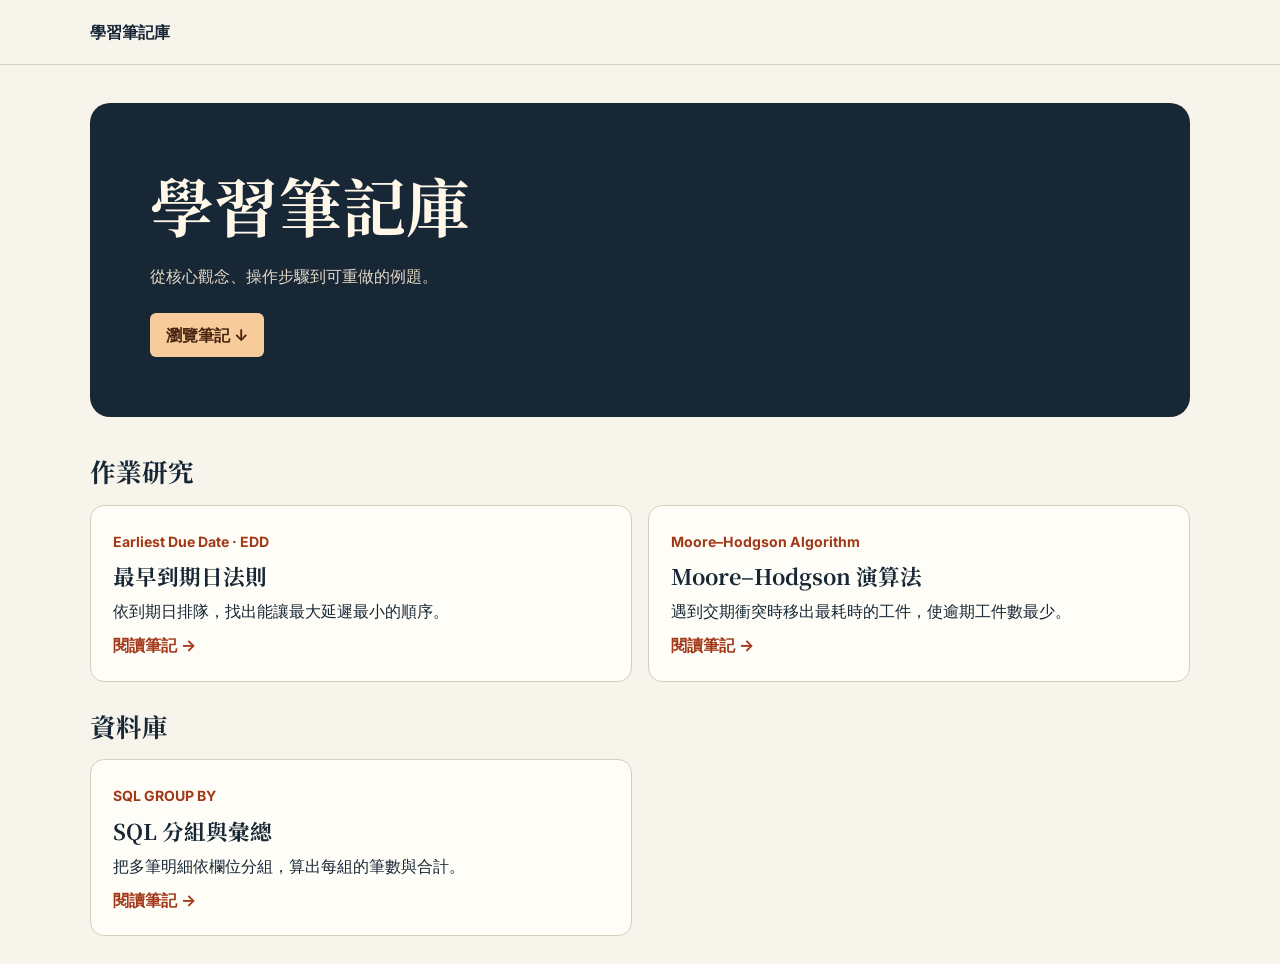
<file: docs/index.html>
<!doctype html>
<html lang="zh-Hant"><head><meta charset="utf-8"><meta name="viewport" content="width=device-width,initial-scale=1"><title>學習筆記庫</title><link rel="stylesheet" href="./styles.css"></head>
<body><header><nav class="wrap"><a href="./index.html">學習筆記庫</a></nav></header><main class="wrap"><section class="hero"><div><h1>學習筆記庫</h1><p>從核心觀念、操作步驟到可重做的例題。</p><a class="button" href="#notes">瀏覽筆記 ↓</a></div></section><div id="notes"><section class="category"><h2>作業研究</h2><div class="cards"><a class="card" href="./edd.html"><span>Earliest Due Date · EDD</span><h3>最早到期日法則</h3><p>依到期日排隊，找出能讓最大延遲最小的順序。</p><strong>閱讀筆記 →</strong></a><a class="card" href="./moore-hodgson.html"><span>Moore–Hodgson Algorithm</span><h3>Moore–Hodgson 演算法</h3><p>遇到交期衝突時移出最耗時的工件，使逾期工件數最少。</p><strong>閱讀筆記 →</strong></a></div></section><section class="category"><h2>資料庫</h2><div class="cards"><a class="card" href="./sql-group-by.html"><span>SQL GROUP BY</span><h3>SQL 分組與彙總</h3><p>把多筆明細依欄位分組，算出每組的筆數與合計。</p><strong>閱讀筆記 →</strong></a></div></section></div></main></body></html>
</file>
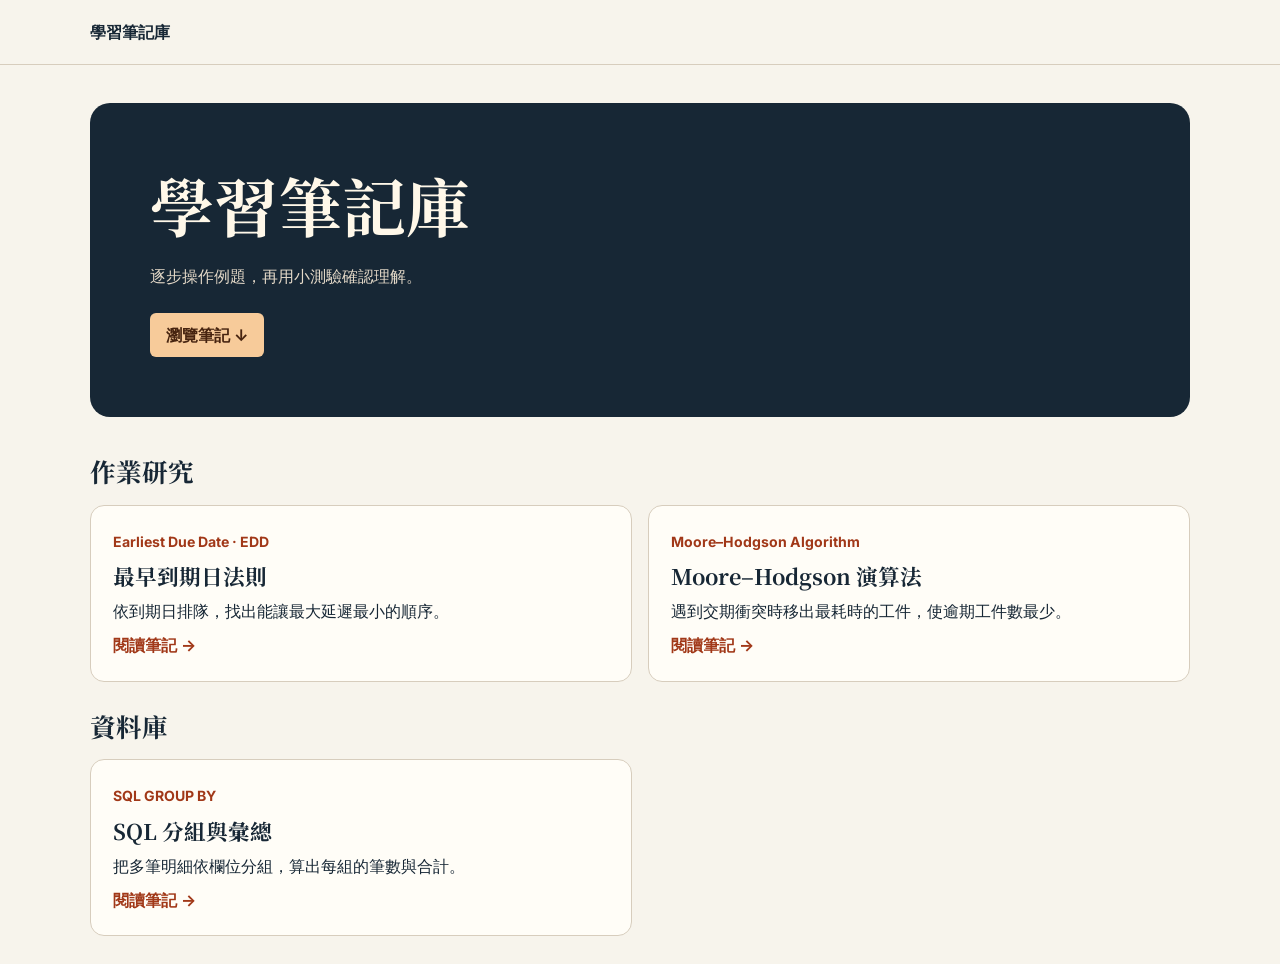
<file: learning-notes/learning-notes/docs/index.html>
<!doctype html>
<html lang="zh-Hant"><head><meta charset="utf-8"><meta name="viewport" content="width=device-width,initial-scale=1"><title>學習筆記庫</title><link rel="stylesheet" href="./styles.css"><script src="./interactive.js" defer></script></head>
<body><header><nav class="wrap"><a href="./index.html">學習筆記庫</a></nav></header><main class="wrap"><section class="hero"><div><h1>學習筆記庫</h1><p>逐步操作例題，再用小測驗確認理解。</p><a class="button" href="#notes">瀏覽筆記 ↓</a></div></section><div id="notes"><section class="category"><h2>作業研究</h2><div class="cards"><a class="card" href="./edd.html"><span>Earliest Due Date · EDD</span><h3>最早到期日法則</h3><p>依到期日排隊，找出能讓最大延遲最小的順序。</p><strong>閱讀筆記 →</strong></a><a class="card" href="./moore-hodgson.html"><span>Moore–Hodgson Algorithm</span><h3>Moore–Hodgson 演算法</h3><p>遇到交期衝突時移出最耗時的工件，使逾期工件數最少。</p><strong>閱讀筆記 →</strong></a></div></section><section class="category"><h2>資料庫</h2><div class="cards"><a class="card" href="./sql-group-by.html"><span>SQL GROUP BY</span><h3>SQL 分組與彙總</h3><p>把多筆明細依欄位分組，算出每組的筆數與合計。</p><strong>閱讀筆記 →</strong></a></div></section></div></main></body></html>
</file>
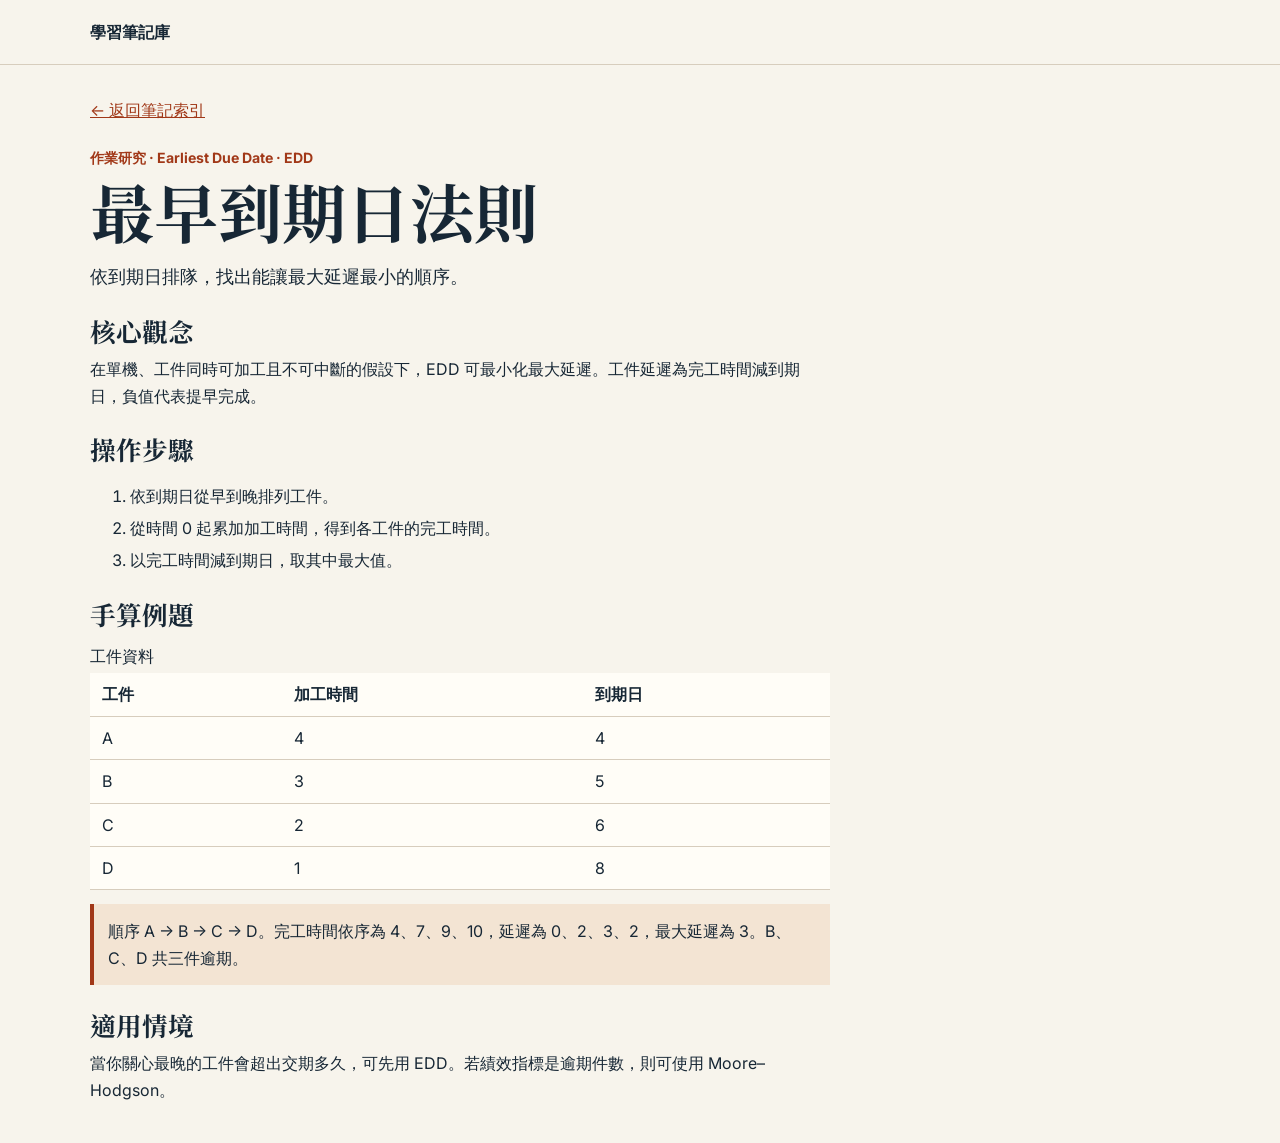
<file: docs/edd.html>
<!doctype html>
<html lang="zh-Hant"><head><meta charset="utf-8"><meta name="viewport" content="width=device-width,initial-scale=1"><title>最早到期日法則｜學習筆記庫</title><link rel="stylesheet" href="./styles.css"></head>
<body><header><nav class="wrap"><a href="./index.html">學習筆記庫</a></nav></header><main class="wrap"><article><a href="./index.html#notes">← 返回筆記索引</a><p class="subtitle">作業研究 · Earliest Due Date · EDD</p><h1>最早到期日法則</h1><p class="intro">依到期日排隊，找出能讓最大延遲最小的順序。</p><section><h2>核心觀念</h2><p>在單機、工件同時可加工且不可中斷的假設下，EDD 可最小化最大延遲。工件延遲為完工時間減到期日，負值代表提早完成。</p></section><section><h2>操作步驟</h2><ol><li>依到期日從早到晚排列工件。</li><li>從時間 0 起累加加工時間，得到各工件的完工時間。</li><li>以完工時間減到期日，取其中最大值。</li></ol></section><section><h2>手算例題</h2><div class="table-scroll" tabindex="0" role="region" aria-label="工件資料"><table><caption>工件資料</caption><thead><tr><th scope="col">工件</th><th scope="col">加工時間</th><th scope="col">到期日</th></tr></thead><tbody><tr><td>A</td><td>4</td><td>4</td></tr><tr><td>B</td><td>3</td><td>5</td></tr><tr><td>C</td><td>2</td><td>6</td></tr><tr><td>D</td><td>1</td><td>8</td></tr></tbody></table></div><p class="result">順序 A → B → C → D。完工時間依序為 4、7、9、10，延遲為 0、2、3、2，最大延遲為 3。B、C、D 共三件逾期。</p></section><section><h2>適用情境</h2><p>當你關心最晚的工件會超出交期多久，可先用 EDD。若績效指標是逾期件數，則可使用 Moore–Hodgson。</p></section></article></main></body></html>
</file>
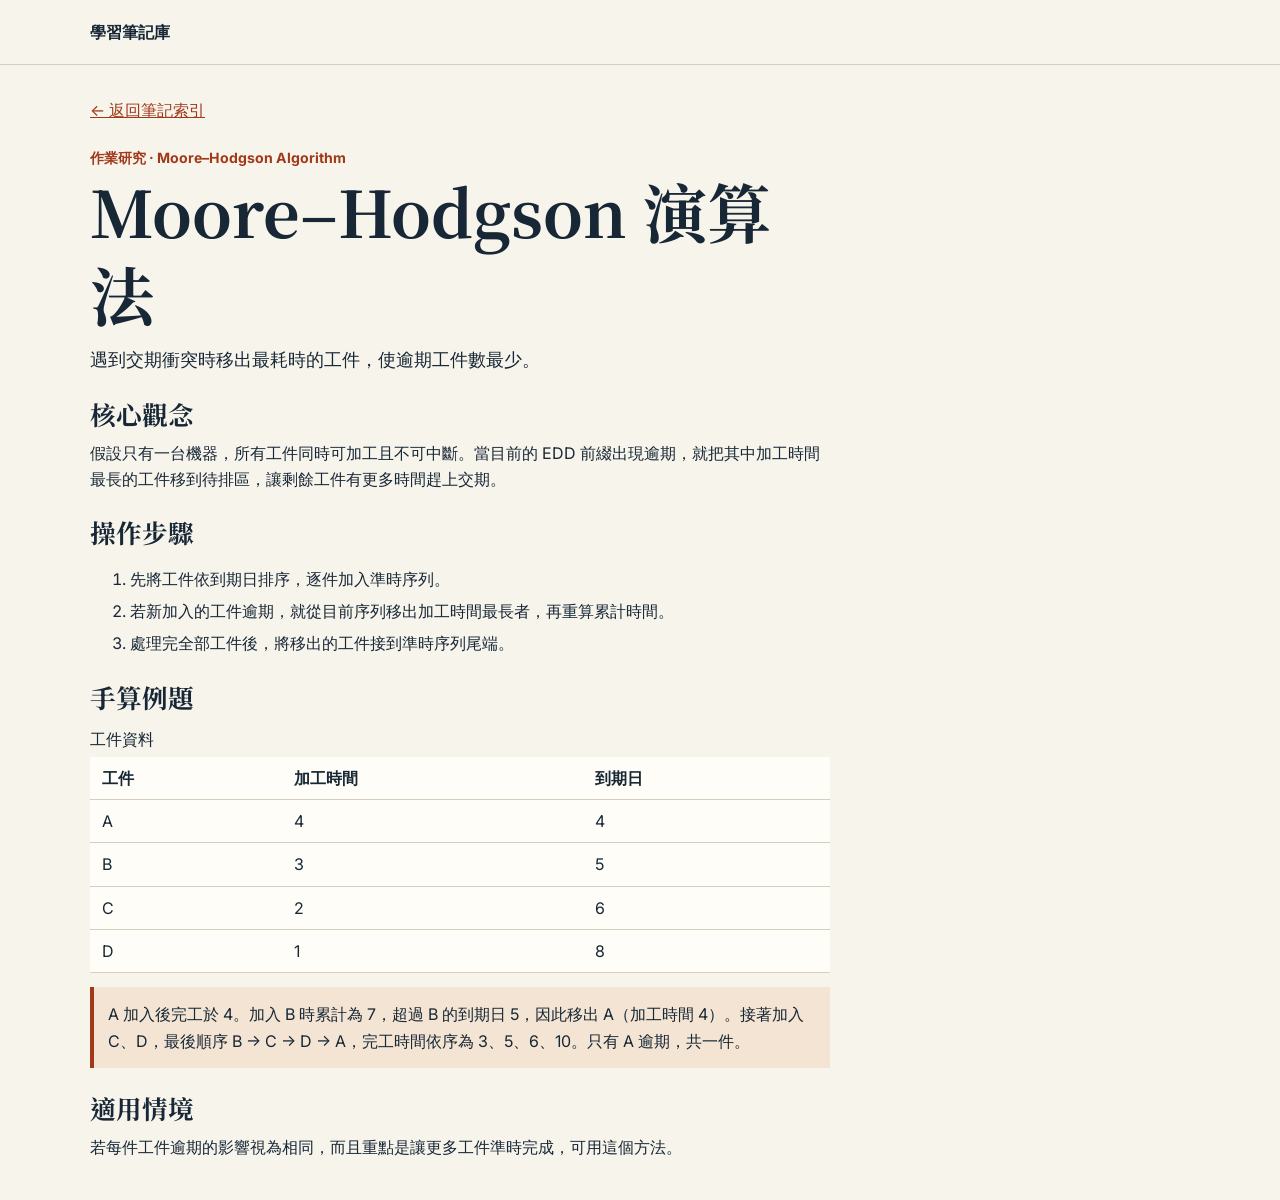
<file: docs/moore-hodgson.html>
<!doctype html>
<html lang="zh-Hant"><head><meta charset="utf-8"><meta name="viewport" content="width=device-width,initial-scale=1"><title>Moore–Hodgson 演算法｜學習筆記庫</title><link rel="stylesheet" href="./styles.css"></head>
<body><header><nav class="wrap"><a href="./index.html">學習筆記庫</a></nav></header><main class="wrap"><article><a href="./index.html#notes">← 返回筆記索引</a><p class="subtitle">作業研究 · Moore–Hodgson Algorithm</p><h1>Moore–Hodgson 演算法</h1><p class="intro">遇到交期衝突時移出最耗時的工件，使逾期工件數最少。</p><section><h2>核心觀念</h2><p>假設只有一台機器，所有工件同時可加工且不可中斷。當目前的 EDD 前綴出現逾期，就把其中加工時間最長的工件移到待排區，讓剩餘工件有更多時間趕上交期。</p></section><section><h2>操作步驟</h2><ol><li>先將工件依到期日排序，逐件加入準時序列。</li><li>若新加入的工件逾期，就從目前序列移出加工時間最長者，再重算累計時間。</li><li>處理完全部工件後，將移出的工件接到準時序列尾端。</li></ol></section><section><h2>手算例題</h2><div class="table-scroll" tabindex="0" role="region" aria-label="工件資料"><table><caption>工件資料</caption><thead><tr><th scope="col">工件</th><th scope="col">加工時間</th><th scope="col">到期日</th></tr></thead><tbody><tr><td>A</td><td>4</td><td>4</td></tr><tr><td>B</td><td>3</td><td>5</td></tr><tr><td>C</td><td>2</td><td>6</td></tr><tr><td>D</td><td>1</td><td>8</td></tr></tbody></table></div><p class="result">A 加入後完工於 4。加入 B 時累計為 7，超過 B 的到期日 5，因此移出 A（加工時間 4）。接著加入 C、D，最後順序 B → C → D → A，完工時間依序為 3、5、6、10。只有 A 逾期，共一件。</p></section><section><h2>適用情境</h2><p>若每件工件逾期的影響視為相同，而且重點是讓更多工件準時完成，可用這個方法。</p></section></article></main></body></html>
</file>
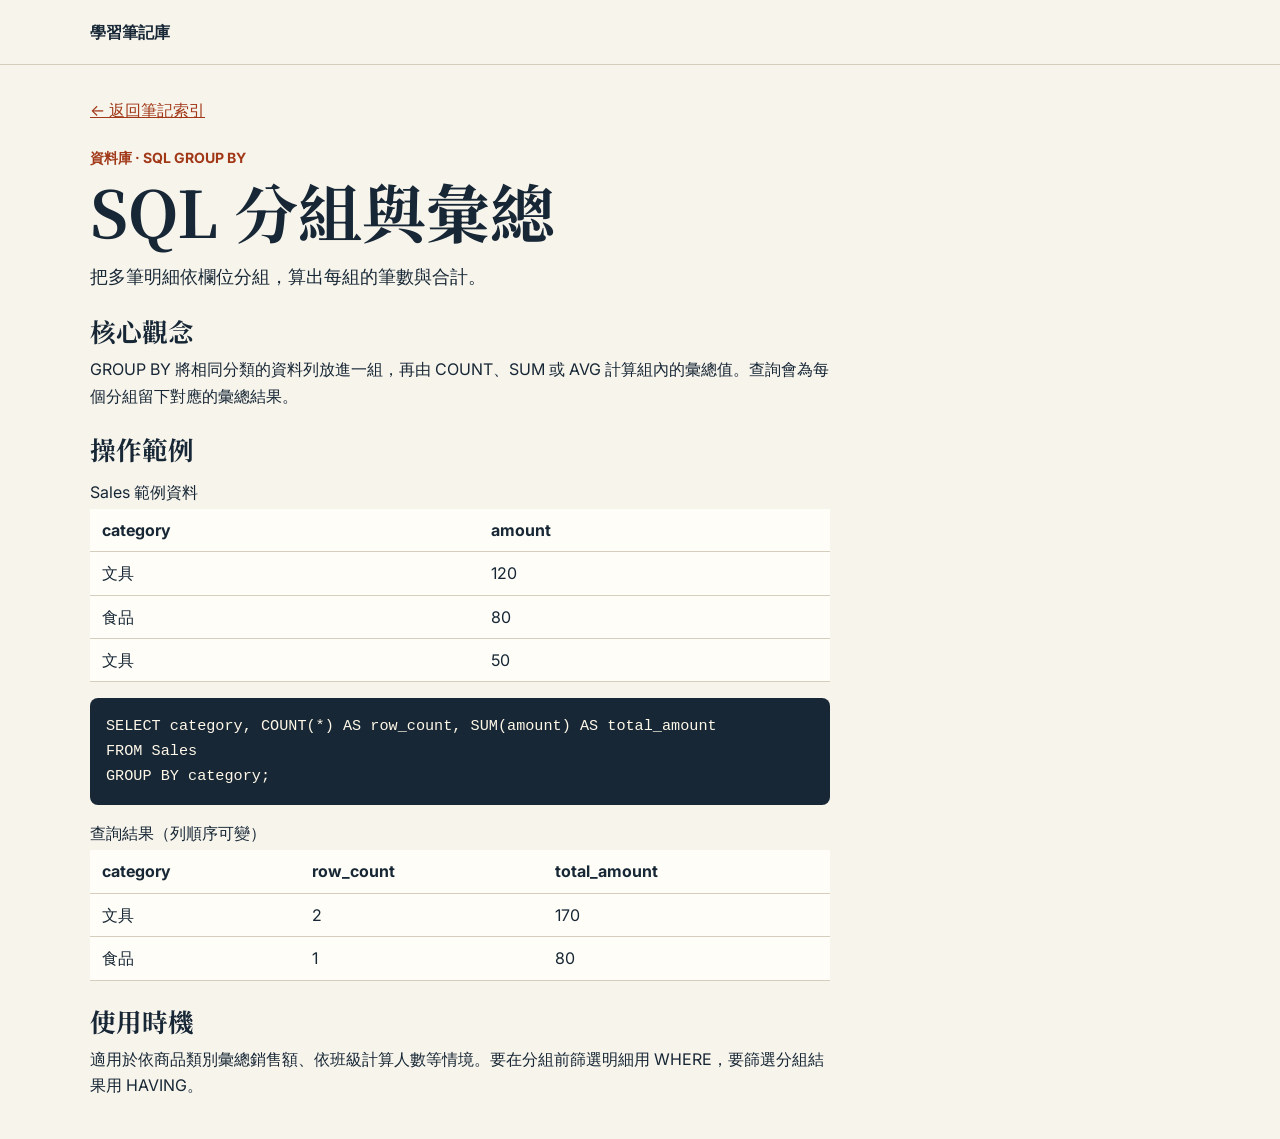
<file: docs/sql-group-by.html>
<!doctype html>
<html lang="zh-Hant"><head><meta charset="utf-8"><meta name="viewport" content="width=device-width,initial-scale=1"><title>SQL 分組與彙總｜學習筆記庫</title><link rel="stylesheet" href="./styles.css"></head>
<body><header><nav class="wrap"><a href="./index.html">學習筆記庫</a></nav></header><main class="wrap"><article><a href="./index.html#notes">← 返回筆記索引</a><p class="subtitle">資料庫 · SQL GROUP BY</p><h1>SQL 分組與彙總</h1><p class="intro">把多筆明細依欄位分組，算出每組的筆數與合計。</p><section><h2>核心觀念</h2><p>GROUP BY 將相同分類的資料列放進一組，再由 COUNT、SUM 或 AVG 計算組內的彙總值。查詢會為每個分組留下對應的彙總結果。</p></section><section><h2>操作範例</h2><div class="table-scroll" tabindex="0" role="region" aria-label="Sales 範例資料"><table><caption>Sales 範例資料</caption><thead><tr><th scope="col">category</th><th scope="col">amount</th></tr></thead><tbody><tr><td>文具</td><td>120</td></tr><tr><td>食品</td><td>80</td></tr><tr><td>文具</td><td>50</td></tr></tbody></table></div><pre><code>SELECT category, COUNT(*) AS row_count, SUM(amount) AS total_amount
FROM Sales
GROUP BY category;</code></pre><div class="table-scroll" tabindex="0" role="region" aria-label="查詢結果（列順序可變）"><table><caption>查詢結果（列順序可變）</caption><thead><tr><th scope="col">category</th><th scope="col">row_count</th><th scope="col">total_amount</th></tr></thead><tbody><tr><td>文具</td><td>2</td><td>170</td></tr><tr><td>食品</td><td>1</td><td>80</td></tr></tbody></table></div></section><section><h2>使用時機</h2><p>適用於依商品類別彙總銷售額、依班級計算人數等情境。要在分組前篩選明細用 WHERE，要篩選分組結果用 HAVING。</p></section></article></main></body></html>
</file>
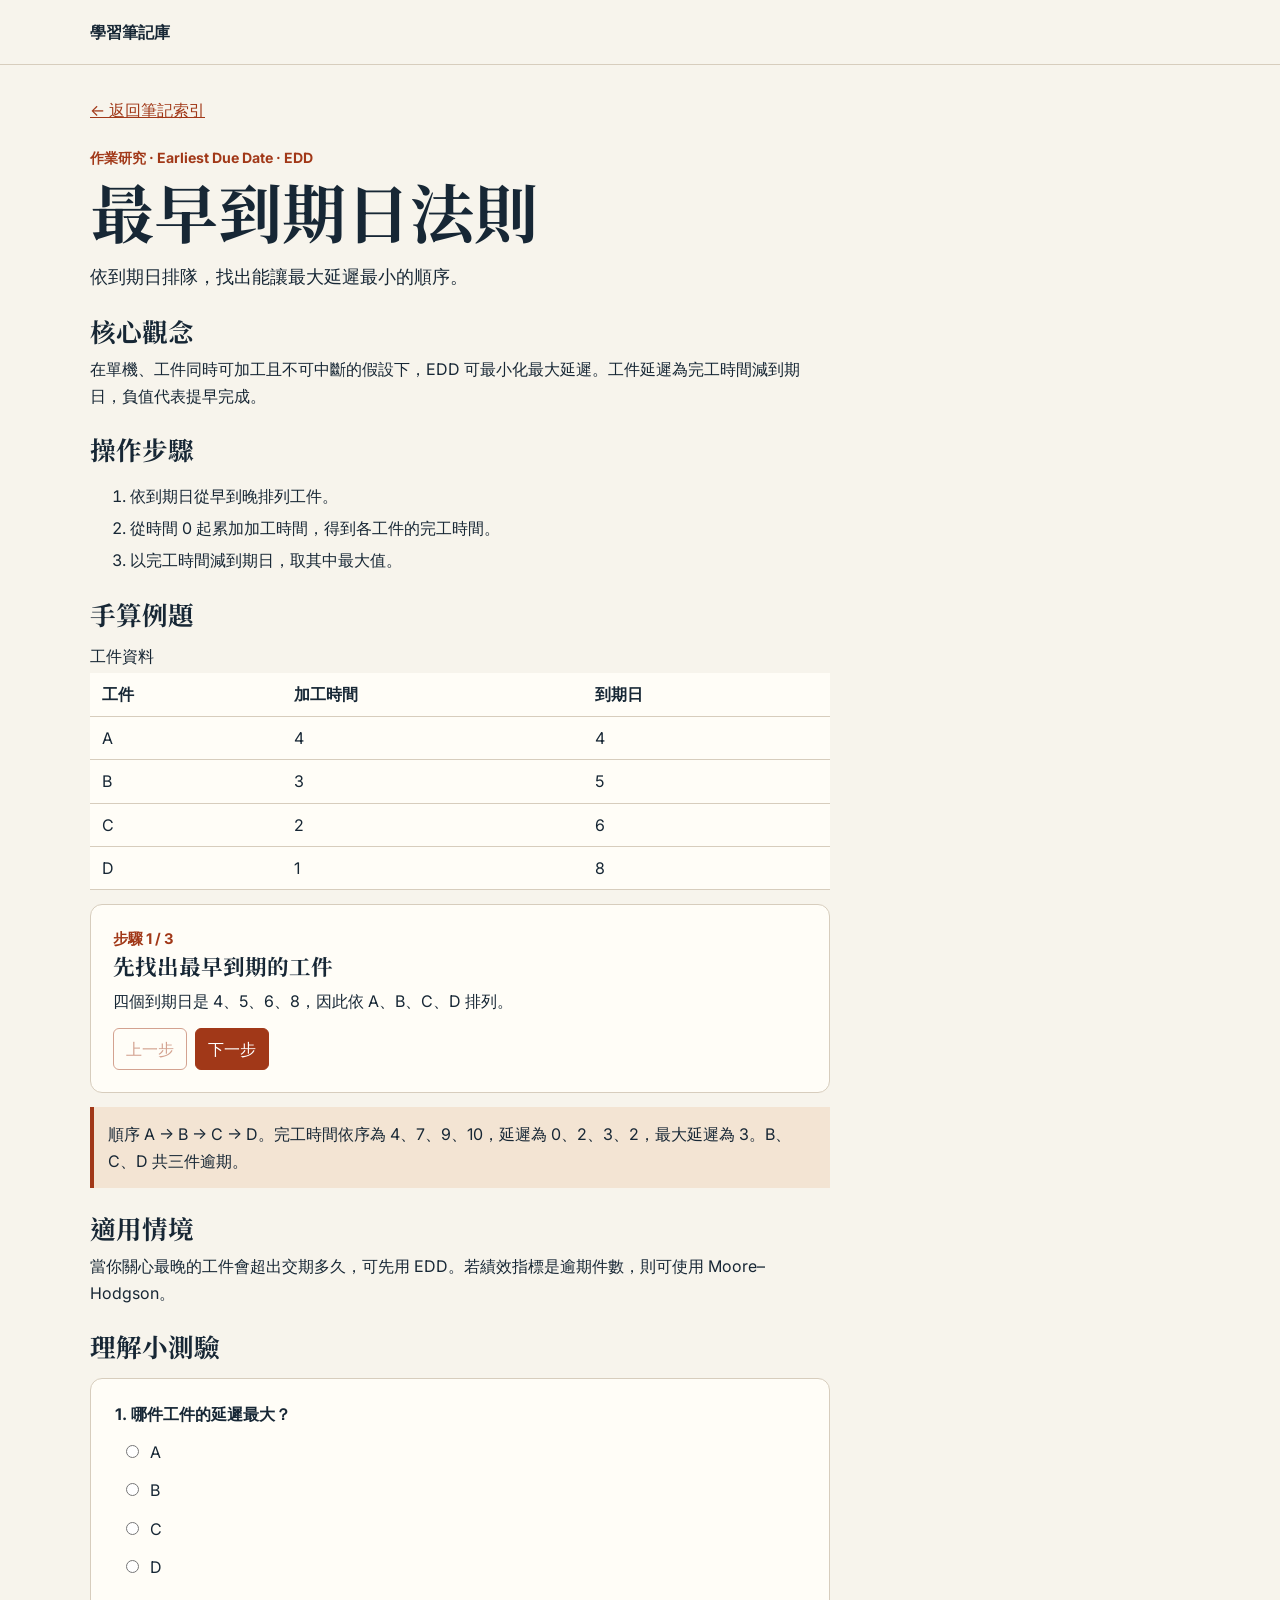
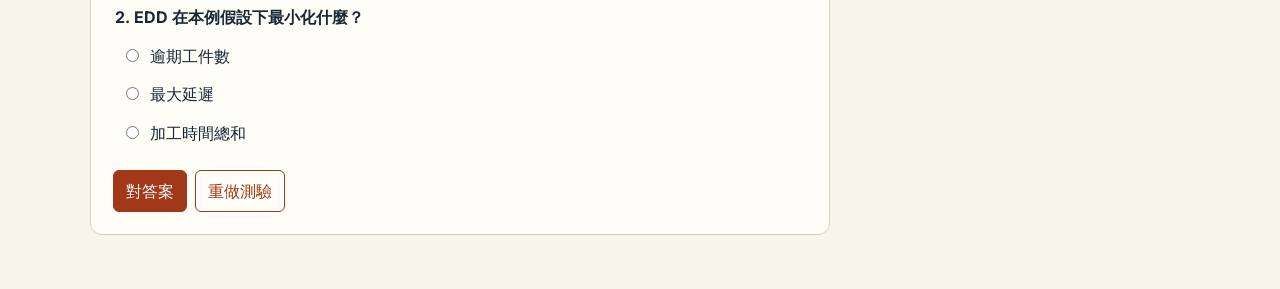
<file: learning-notes/learning-notes/docs/edd.html>
<!doctype html>
<html lang="zh-Hant"><head><meta charset="utf-8"><meta name="viewport" content="width=device-width,initial-scale=1"><title>最早到期日法則｜學習筆記庫</title><link rel="stylesheet" href="./styles.css"><script src="./interactive.js" defer></script></head>
<body><header><nav class="wrap"><a href="./index.html">學習筆記庫</a></nav></header><main class="wrap"><article><a href="./index.html#notes">← 返回筆記索引</a><p class="subtitle">作業研究 · Earliest Due Date · EDD</p><h1>最早到期日法則</h1><p class="intro">依到期日排隊，找出能讓最大延遲最小的順序。</p><section><h2>核心觀念</h2><p>在單機、工件同時可加工且不可中斷的假設下，EDD 可最小化最大延遲。工件延遲為完工時間減到期日，負值代表提早完成。</p></section><section><h2>操作步驟</h2><ol><li>依到期日從早到晚排列工件。</li><li>從時間 0 起累加加工時間，得到各工件的完工時間。</li><li>以完工時間減到期日，取其中最大值。</li></ol></section><section><h2>手算例題</h2><div class="table-scroll" tabindex="0" role="region" aria-label="工件資料"><table><caption>工件資料</caption><thead><tr><th scope="col">工件</th><th scope="col">加工時間</th><th scope="col">到期日</th></tr></thead><tbody><tr><td>A</td><td>4</td><td>4</td></tr><tr><td>B</td><td>3</td><td>5</td></tr><tr><td>C</td><td>2</td><td>6</td></tr><tr><td>D</td><td>1</td><td>8</td></tr></tbody></table></div><div class="activity" data-stepper><p class="progress" aria-live="polite" data-progress>步驟 1 / 3</p><div data-step><h3 tabindex="-1">先找出最早到期的工件</h3><p>四個到期日是 4、5、6、8，因此依 A、B、C、D 排列。</p></div><div data-step hidden><h3 tabindex="-1">累加加工時間</h3><p>A 完工於 4，B 再加 3 得到 7，C 再加 2 得到 9，D 再加 1 得到 10。</p></div><div data-step hidden><h3 tabindex="-1">找出最大的延遲</h3><p>完工時間逐一減去到期日，得到 0、2、3、2。最大延遲為 3，出現在 C。</p></div><div class="controls"><button type="button" data-prev disabled>上一步</button><button type="button" data-next>下一步</button></div></div><p class="result">順序 A → B → C → D。完工時間依序為 4、7、9、10，延遲為 0、2、3、2，最大延遲為 3。B、C、D 共三件逾期。</p></section><section><h2>適用情境</h2><p>當你關心最晚的工件會超出交期多久，可先用 EDD。若績效指標是逾期件數，則可使用 Moore–Hodgson。</p></section><section><h2>理解小測驗</h2><form class="activity" data-quiz><fieldset data-answer="2"><legend>1. 哪件工件的延遲最大？</legend><label class="choice"><input type="radio" name="question-0" value="0" required> <span>A</span></label><label class="choice"><input type="radio" name="question-0" value="1" required> <span>B</span></label><label class="choice"><input type="radio" name="question-0" value="2" required> <span>C</span></label><label class="choice"><input type="radio" name="question-0" value="3" required> <span>D</span></label><p class="feedback" data-feedback hidden><strong></strong> C 在時間 9 完工，到期日是 6，因此延遲 3。</p></fieldset><fieldset data-answer="1"><legend>2. EDD 在本例假設下最小化什麼？</legend><label class="choice"><input type="radio" name="question-1" value="0" required> <span>逾期工件數</span></label><label class="choice"><input type="radio" name="question-1" value="1" required> <span>最大延遲</span></label><label class="choice"><input type="radio" name="question-1" value="2" required> <span>加工時間總和</span></label><p class="feedback" data-feedback hidden><strong></strong> EDD 最小化最大延遲。若目標是最少逾期件數，可用 Moore–Hodgson。</p></fieldset><div class="controls"><button type="submit">對答案</button><button type="reset">重做測驗</button></div><p class="progress" data-score role="status"></p></form></section></article></main></body></html>
</file>
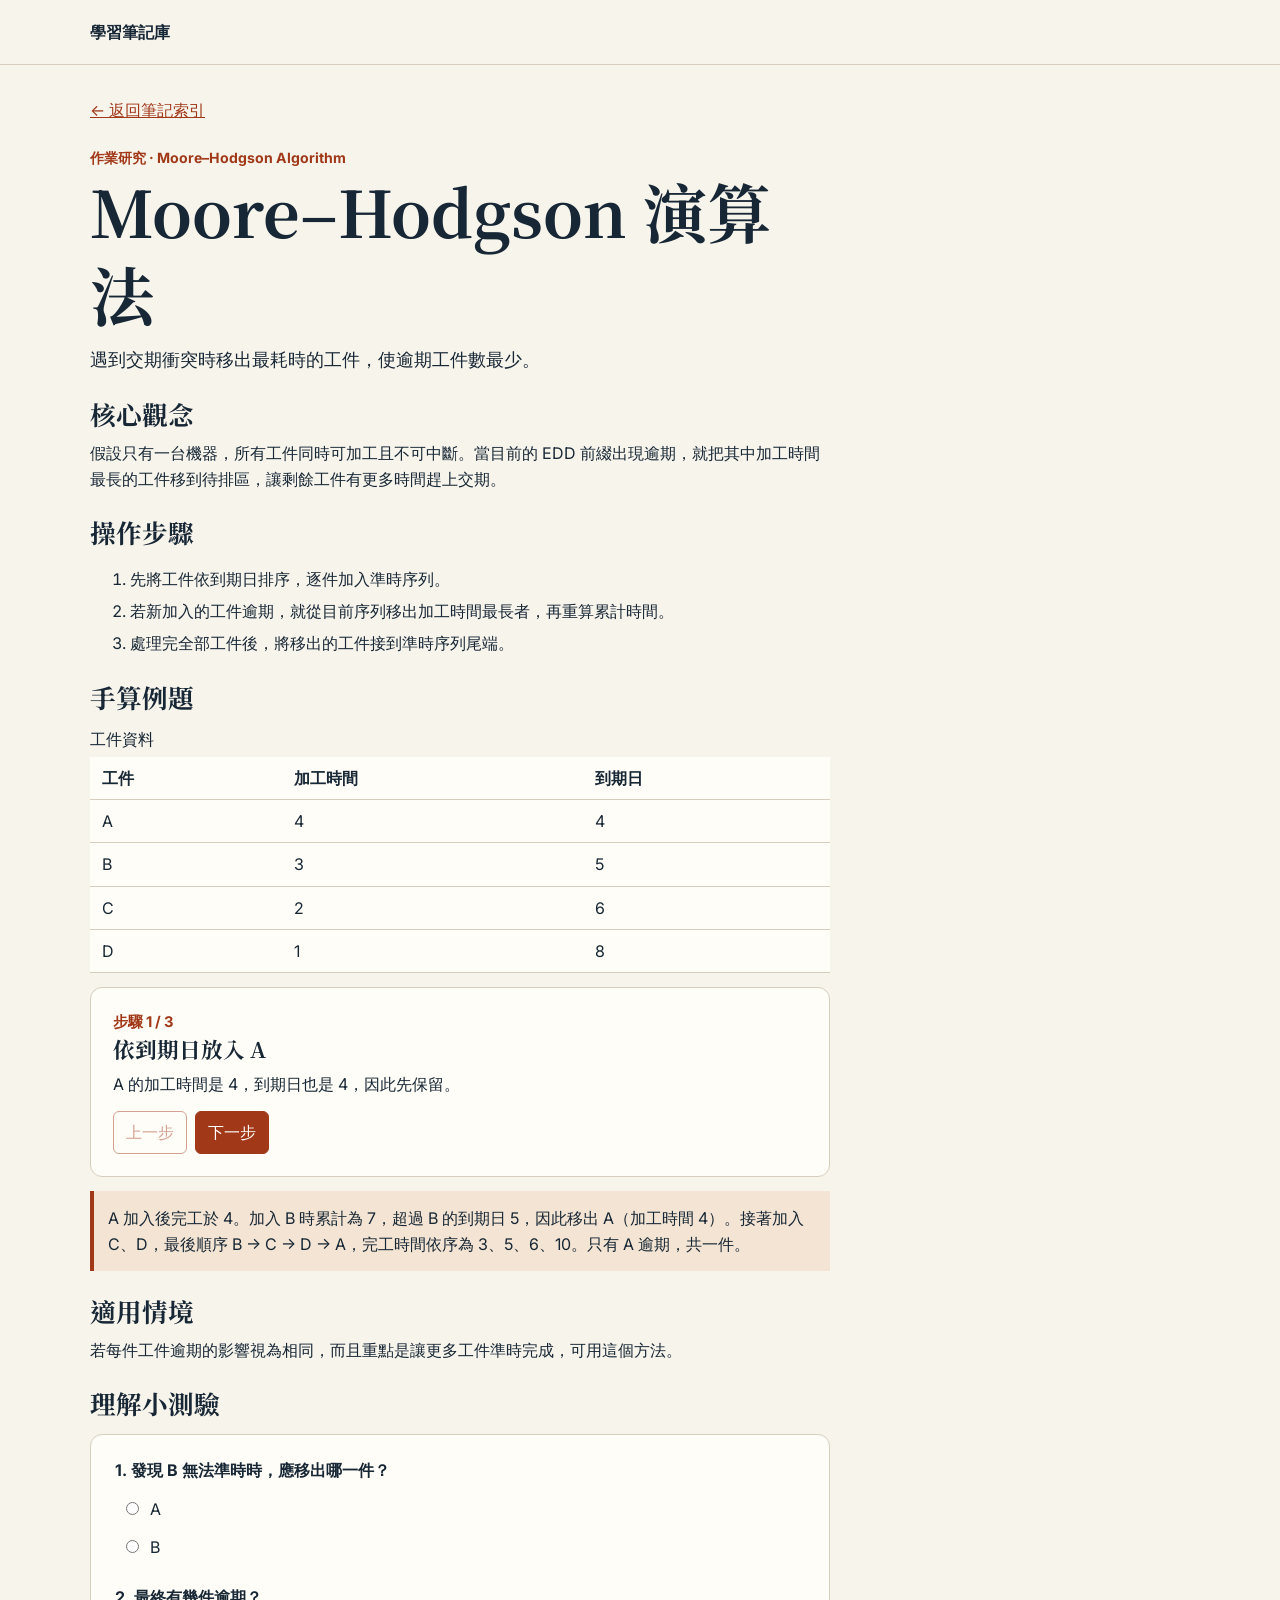
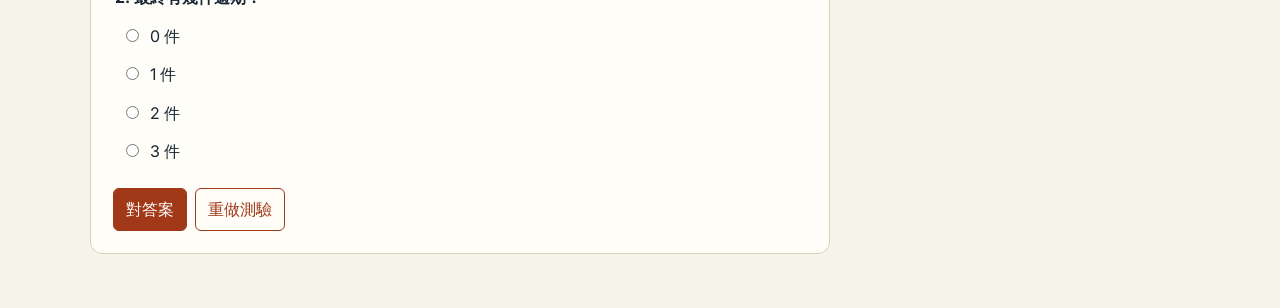
<file: learning-notes/learning-notes/docs/moore-hodgson.html>
<!doctype html>
<html lang="zh-Hant"><head><meta charset="utf-8"><meta name="viewport" content="width=device-width,initial-scale=1"><title>Moore–Hodgson 演算法｜學習筆記庫</title><link rel="stylesheet" href="./styles.css"><script src="./interactive.js" defer></script></head>
<body><header><nav class="wrap"><a href="./index.html">學習筆記庫</a></nav></header><main class="wrap"><article><a href="./index.html#notes">← 返回筆記索引</a><p class="subtitle">作業研究 · Moore–Hodgson Algorithm</p><h1>Moore–Hodgson 演算法</h1><p class="intro">遇到交期衝突時移出最耗時的工件，使逾期工件數最少。</p><section><h2>核心觀念</h2><p>假設只有一台機器，所有工件同時可加工且不可中斷。當目前的 EDD 前綴出現逾期，就把其中加工時間最長的工件移到待排區，讓剩餘工件有更多時間趕上交期。</p></section><section><h2>操作步驟</h2><ol><li>先將工件依到期日排序，逐件加入準時序列。</li><li>若新加入的工件逾期，就從目前序列移出加工時間最長者，再重算累計時間。</li><li>處理完全部工件後，將移出的工件接到準時序列尾端。</li></ol></section><section><h2>手算例題</h2><div class="table-scroll" tabindex="0" role="region" aria-label="工件資料"><table><caption>工件資料</caption><thead><tr><th scope="col">工件</th><th scope="col">加工時間</th><th scope="col">到期日</th></tr></thead><tbody><tr><td>A</td><td>4</td><td>4</td></tr><tr><td>B</td><td>3</td><td>5</td></tr><tr><td>C</td><td>2</td><td>6</td></tr><tr><td>D</td><td>1</td><td>8</td></tr></tbody></table></div><div class="activity" data-stepper><p class="progress" aria-live="polite" data-progress>步驟 1 / 3</p><div data-step><h3 tabindex="-1">依到期日放入 A</h3><p>A 的加工時間是 4，到期日也是 4，因此先保留。</p></div><div data-step hidden><h3 tabindex="-1">加入 B 並檢查衝突</h3><p>累計加工時間變成 7，超過 B 的到期日 5。比較目前兩件的加工時間，移出較長的 A（4）。</p></div><div data-step hidden><h3 tabindex="-1">加入 C、D 並將 A 放到最後</h3><p>B、C、D 分別在 3、5、6 完工，都不晚於到期日。A 接在最後於 10 完工，只有 A 逾期。</p></div><div class="controls"><button type="button" data-prev disabled>上一步</button><button type="button" data-next>下一步</button></div></div><p class="result">A 加入後完工於 4。加入 B 時累計為 7，超過 B 的到期日 5，因此移出 A（加工時間 4）。接著加入 C、D，最後順序 B → C → D → A，完工時間依序為 3、5、6、10。只有 A 逾期，共一件。</p></section><section><h2>適用情境</h2><p>若每件工件逾期的影響視為相同，而且重點是讓更多工件準時完成，可用這個方法。</p></section><section><h2>理解小測驗</h2><form class="activity" data-quiz><fieldset data-answer="0"><legend>1. 發現 B 無法準時時，應移出哪一件？</legend><label class="choice"><input type="radio" name="question-0" value="0" required> <span>A</span></label><label class="choice"><input type="radio" name="question-0" value="1" required> <span>B</span></label><p class="feedback" data-feedback hidden><strong></strong> 應移出目前序列中加工時間最長的工件。A 需要 4，B 需要 3。</p></fieldset><fieldset data-answer="1"><legend>2. 最終有幾件逾期？</legend><label class="choice"><input type="radio" name="question-1" value="0" required> <span>0 件</span></label><label class="choice"><input type="radio" name="question-1" value="1" required> <span>1 件</span></label><label class="choice"><input type="radio" name="question-1" value="2" required> <span>2 件</span></label><label class="choice"><input type="radio" name="question-1" value="3" required> <span>3 件</span></label><p class="feedback" data-feedback hidden><strong></strong> B、C、D 都準時，排到最後的 A 是唯一逾期工件。</p></fieldset><div class="controls"><button type="submit">對答案</button><button type="reset">重做測驗</button></div><p class="progress" data-score role="status"></p></form></section></article></main></body></html>
</file>
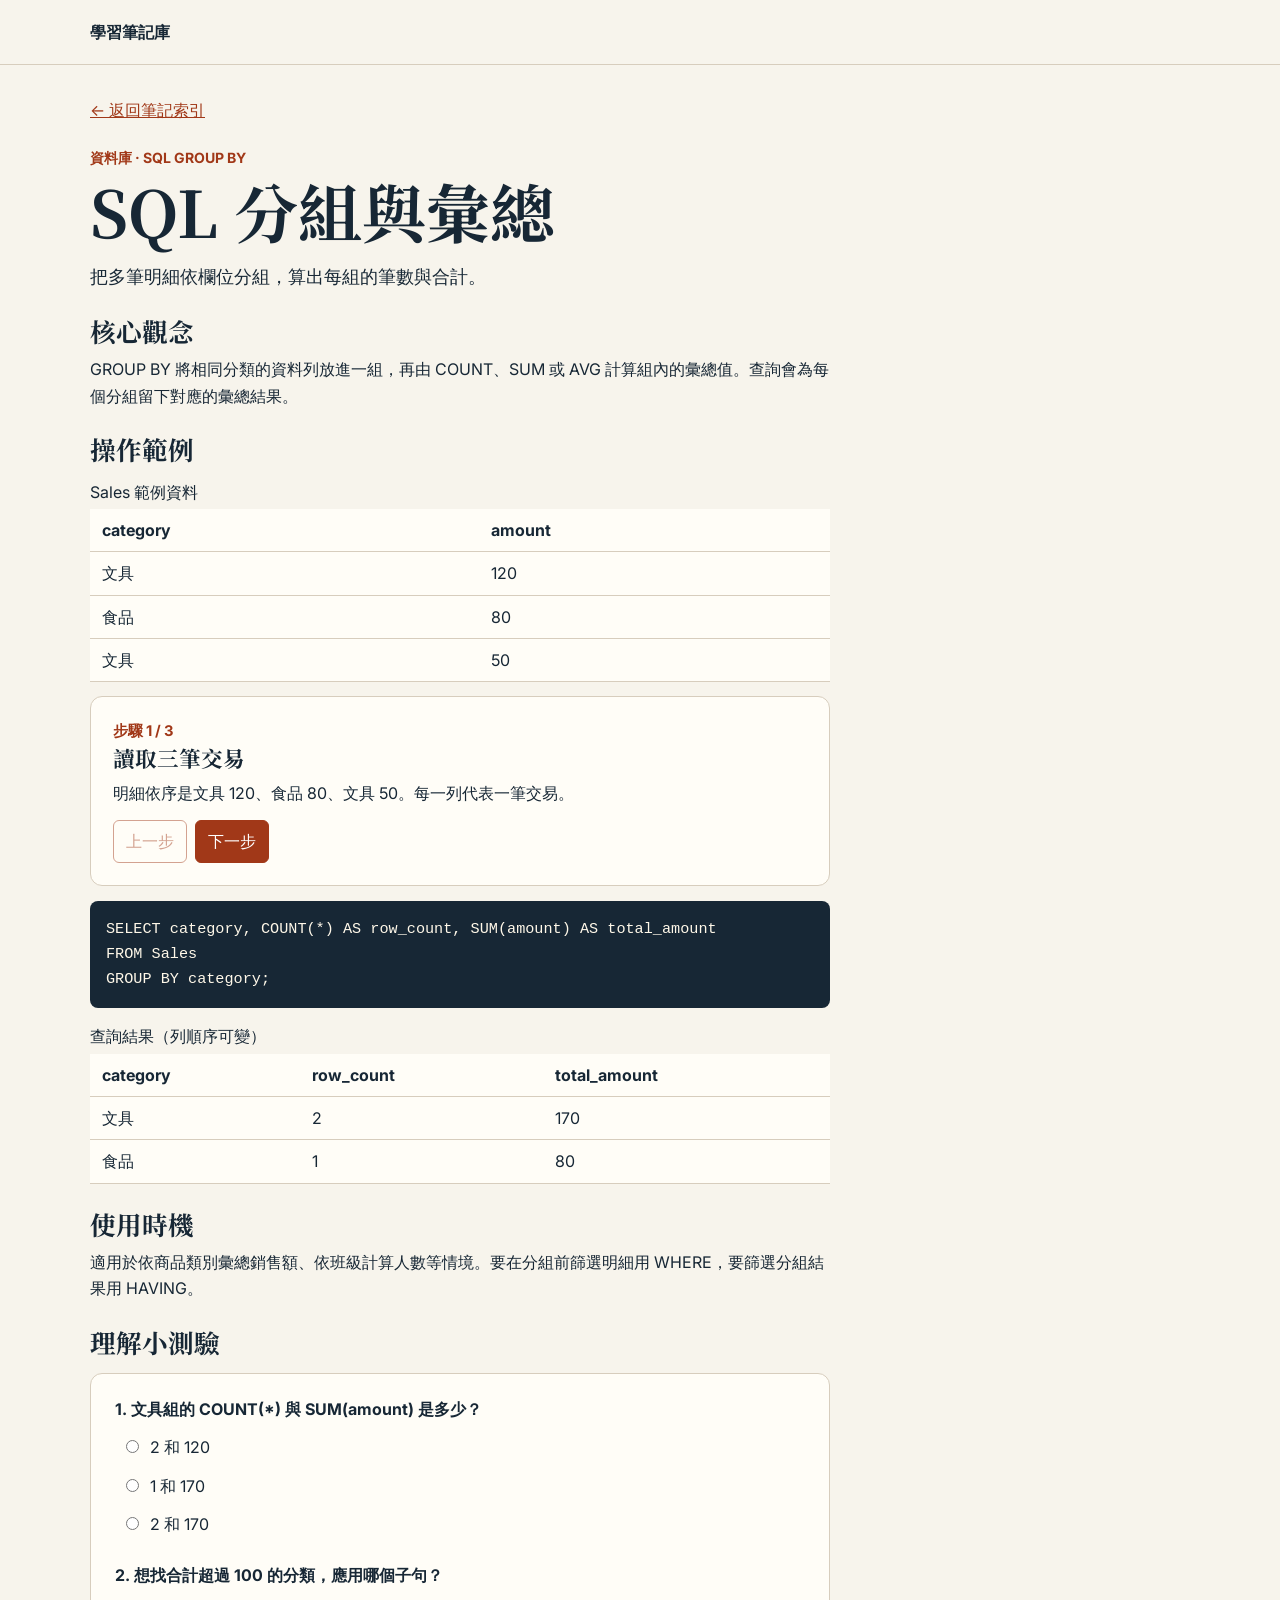
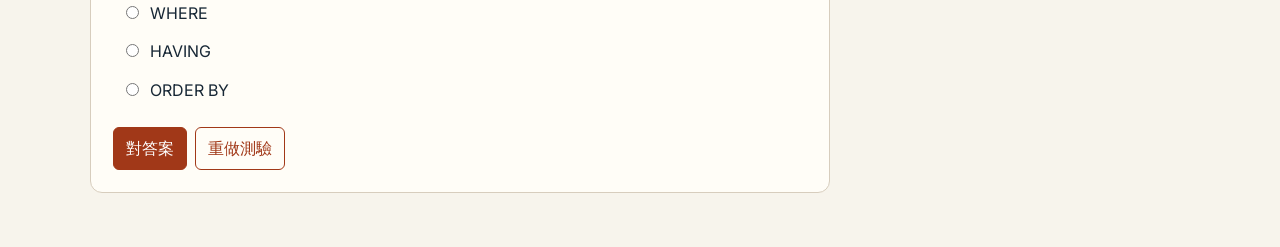
<file: learning-notes/learning-notes/docs/sql-group-by.html>
<!doctype html>
<html lang="zh-Hant"><head><meta charset="utf-8"><meta name="viewport" content="width=device-width,initial-scale=1"><title>SQL 分組與彙總｜學習筆記庫</title><link rel="stylesheet" href="./styles.css"><script src="./interactive.js" defer></script></head>
<body><header><nav class="wrap"><a href="./index.html">學習筆記庫</a></nav></header><main class="wrap"><article><a href="./index.html#notes">← 返回筆記索引</a><p class="subtitle">資料庫 · SQL GROUP BY</p><h1>SQL 分組與彙總</h1><p class="intro">把多筆明細依欄位分組，算出每組的筆數與合計。</p><section><h2>核心觀念</h2><p>GROUP BY 將相同分類的資料列放進一組，再由 COUNT、SUM 或 AVG 計算組內的彙總值。查詢會為每個分組留下對應的彙總結果。</p></section><section><h2>操作範例</h2><div class="table-scroll" tabindex="0" role="region" aria-label="Sales 範例資料"><table><caption>Sales 範例資料</caption><thead><tr><th scope="col">category</th><th scope="col">amount</th></tr></thead><tbody><tr><td>文具</td><td>120</td></tr><tr><td>食品</td><td>80</td></tr><tr><td>文具</td><td>50</td></tr></tbody></table></div><div class="activity" data-stepper><p class="progress" aria-live="polite" data-progress>步驟 1 / 3</p><div data-step><h3 tabindex="-1">讀取三筆交易</h3><p>明細依序是文具 120、食品 80、文具 50。每一列代表一筆交易。</p></div><div data-step hidden><h3 tabindex="-1">把相同分類放在一起</h3><p>GROUP BY category 形成兩組：文具含 120、50，食品只有 80。</p></div><div data-step hidden><h3 tabindex="-1">在每一組內計算</h3><p>文具的 COUNT(*) 是 2、SUM(amount) 是 170；食品的筆數是 1、合計是 80。</p></div><div class="controls"><button type="button" data-prev disabled>上一步</button><button type="button" data-next>下一步</button></div></div><pre><code>SELECT category, COUNT(*) AS row_count, SUM(amount) AS total_amount
FROM Sales
GROUP BY category;</code></pre><div class="table-scroll" tabindex="0" role="region" aria-label="查詢結果（列順序可變）"><table><caption>查詢結果（列順序可變）</caption><thead><tr><th scope="col">category</th><th scope="col">row_count</th><th scope="col">total_amount</th></tr></thead><tbody><tr><td>文具</td><td>2</td><td>170</td></tr><tr><td>食品</td><td>1</td><td>80</td></tr></tbody></table></div></section><section><h2>使用時機</h2><p>適用於依商品類別彙總銷售額、依班級計算人數等情境。要在分組前篩選明細用 WHERE，要篩選分組結果用 HAVING。</p></section><section><h2>理解小測驗</h2><form class="activity" data-quiz><fieldset data-answer="2"><legend>1. 文具組的 COUNT(*) 與 SUM(amount) 是多少？</legend><label class="choice"><input type="radio" name="question-0" value="0" required> <span>2 和 120</span></label><label class="choice"><input type="radio" name="question-0" value="1" required> <span>1 和 170</span></label><label class="choice"><input type="radio" name="question-0" value="2" required> <span>2 和 170</span></label><p class="feedback" data-feedback hidden><strong></strong> 文具共有 120 和 50 兩筆，因此筆數為 2，合計為 170。</p></fieldset><fieldset data-answer="1"><legend>2. 想找合計超過 100 的分類，應用哪個子句？</legend><label class="choice"><input type="radio" name="question-1" value="0" required> <span>WHERE</span></label><label class="choice"><input type="radio" name="question-1" value="1" required> <span>HAVING</span></label><label class="choice"><input type="radio" name="question-1" value="2" required> <span>ORDER BY</span></label><p class="feedback" data-feedback hidden><strong></strong> HAVING 可以用 SUM(amount) 篩選分組之後的結果。</p></fieldset><div class="controls"><button type="submit">對答案</button><button type="reset">重做測驗</button></div><p class="progress" data-score role="status"></p></form></section></article></main></body></html>
</file>
<file: docs/styles.css>
@import url('https://fonts.googleapis.com/css2?family=Noto+Serif+TC:wght@700;900&family=Inter:wght@400;600;700&display=swap');
:root{color:#172735;background:#f7f4ec;font-family:Inter,system-ui,sans-serif;line-height:1.65;--accent:#a13818;--line:#d7cdbd}
*{box-sizing:border-box}body,h1,h2,h3,p{margin:0}a{color:var(--accent)}a:focus-visible{outline:3px solid #a13818;outline-offset:4px}.wrap{width:min(1100px,calc(100% - 40px));margin:auto}
header{border-bottom:1px solid var(--line)}nav{padding:19px 0}nav a{text-decoration:none;font-weight:700;color:inherit}
h1,h2,h3{font-family:'Noto Serif TC',Georgia,serif;line-height:1.3}h1{font-size:clamp(2.3rem,5vw,4rem)}h2{font-size:1.6rem}h3{font-size:1.35rem}
.hero{margin:38px 0;background:#172735;color:#fff8e9;border-radius:20px;padding:clamp(24px,5vw,60px)}.hero p{margin:16px 0 24px;color:#e4d9c8}.button{display:inline-block;background:#f7cb9a;border-radius:6px;color:#472410;text-decoration:none;padding:9px 16px;font-weight:700}
.cards{display:grid;grid-template-columns:repeat(2,minmax(0,1fr));gap:16px;margin-top:16px}.card{display:block;background:#fffdf7;border:1px solid var(--line);border-radius:14px;padding:22px;color:inherit;text-decoration:none}.card:hover{border-color:var(--accent)}.card span,.subtitle{color:var(--accent);font-size:.88rem;font-weight:700}.card h3,.card p{margin:8px 0}.card strong{color:var(--accent)}footer{padding:30px 0;color:#58616a;font-size:.85rem}
article{max-width:740px;padding-top:32px}article h2{margin:24px 0 8px}article .subtitle{margin-top:22px}.intro{font-size:1.1rem;margin-top:10px}li+li{margin-top:6px}table{width:100%;border-collapse:collapse;background:#fffdf7;text-align:left}caption{text-align:left;padding:0 0 4px}th,td{border-bottom:1px solid var(--line);padding:8px 12px}.result{background:#f3e4d3;border-left:4px solid var(--accent);padding:14px;margin-top:14px}
@media(max-width:640px){.cards{grid-template-columns:1fr}.hero{gap:10px;margin:20px 0}.wrap{width:calc(100% - 28px)}}


.category{margin-bottom:28px}article{padding-bottom:40px}article section p+p{margin-top:12px}.table-scroll{overflow:auto;margin:12px 0}pre{background:#172735;color:#fff8e9;padding:16px;border-radius:8px;overflow:auto;font-size:.95rem}
</file>
<file: learning-notes/learning-notes/docs/styles.css>
@import url('https://fonts.googleapis.com/css2?family=Noto+Serif+TC:wght@700;900&family=Inter:wght@400;600;700&display=swap');
:root{color:#172735;background:#f7f4ec;font-family:Inter,system-ui,sans-serif;line-height:1.65;--accent:#a13818;--line:#d7cdbd}
*{box-sizing:border-box}body,h1,h2,h3,p{margin:0}a{color:var(--accent)}a:focus-visible{outline:3px solid #a13818;outline-offset:4px}.wrap{width:min(1100px,calc(100% - 40px));margin:auto}
header{border-bottom:1px solid var(--line)}nav{padding:19px 0}nav a{text-decoration:none;font-weight:700;color:inherit}
h1,h2,h3{font-family:'Noto Serif TC',Georgia,serif;line-height:1.3}h1{font-size:clamp(2.3rem,5vw,4rem)}h2{font-size:1.6rem}h3{font-size:1.35rem}
.hero{margin:38px 0;background:#172735;color:#fff8e9;border-radius:20px;padding:clamp(24px,5vw,60px)}.hero p{margin:16px 0 24px;color:#e4d9c8}.button{display:inline-block;background:#f7cb9a;border-radius:6px;color:#472410;text-decoration:none;padding:9px 16px;font-weight:700}
.cards{display:grid;grid-template-columns:repeat(2,minmax(0,1fr));gap:16px;margin-top:16px}.card{display:block;background:#fffdf7;border:1px solid var(--line);border-radius:14px;padding:22px;color:inherit;text-decoration:none}.card:hover{border-color:var(--accent)}.card span,.subtitle{color:var(--accent);font-size:.88rem;font-weight:700}.card h3,.card p{margin:8px 0}.card strong{color:var(--accent)}footer{padding:30px 0;color:#58616a;font-size:.85rem}
article{max-width:740px;padding-top:32px}article h2{margin:24px 0 8px}article .subtitle{margin-top:22px}.intro{font-size:1.1rem;margin-top:10px}li+li{margin-top:6px}table{width:100%;border-collapse:collapse;background:#fffdf7;text-align:left}caption{text-align:left;padding:0 0 4px}th,td{border-bottom:1px solid var(--line);padding:8px 12px}.result{background:#f3e4d3;border-left:4px solid var(--accent);padding:14px;margin-top:14px}
@media(max-width:640px){.cards{grid-template-columns:1fr}.hero{gap:10px;margin:20px 0}.wrap{width:calc(100% - 28px)}}


.category{margin-bottom:28px}article{padding-bottom:40px}article section p+p{margin-top:12px}.table-scroll{overflow:auto;margin:12px 0}pre{background:#172735;color:#fff8e9;padding:16px;border-radius:8px;overflow:auto;font-size:.95rem}
.activity{margin:14px 0;padding:clamp(14px,4vw,22px);border:1px solid var(--line);border-radius:12px;background:#fffdf7}.activity h3{margin-bottom:8px}.activity .progress{color:var(--accent);font-size:.92rem;font-weight:700}.activity fieldset{min-inline-size:0;border:0;padding:0;margin:0 0 18px}.activity legend{font-weight:700;margin-bottom:6px}.choice{display:flex;align-items:baseline;gap:8px;padding:6px 8px;border-radius:5px;cursor:pointer}.choice:hover,.choice:focus-within{background:#f7f0e4}.controls{display:flex;flex-wrap:wrap;gap:8px;margin-top:14px}.controls button{border:1px solid var(--accent);border-radius:6px;padding:7px 12px;color:var(--accent);background:#fffdf7;font:inherit;cursor:pointer}.controls button[type=submit],.controls button[data-next]{background:var(--accent);color:white}.controls button:disabled{opacity:.46;cursor:default}.activity :focus-visible{outline:2px solid var(--accent);outline-offset:3px}.feedback{margin-top:6px;padding:8px;background:#f8eadf;border-radius:5px}[data-result=correct] .feedback{background:#e8f1e5}[data-score]:empty{display:none}[data-score]{margin-top:10px}
</file>
